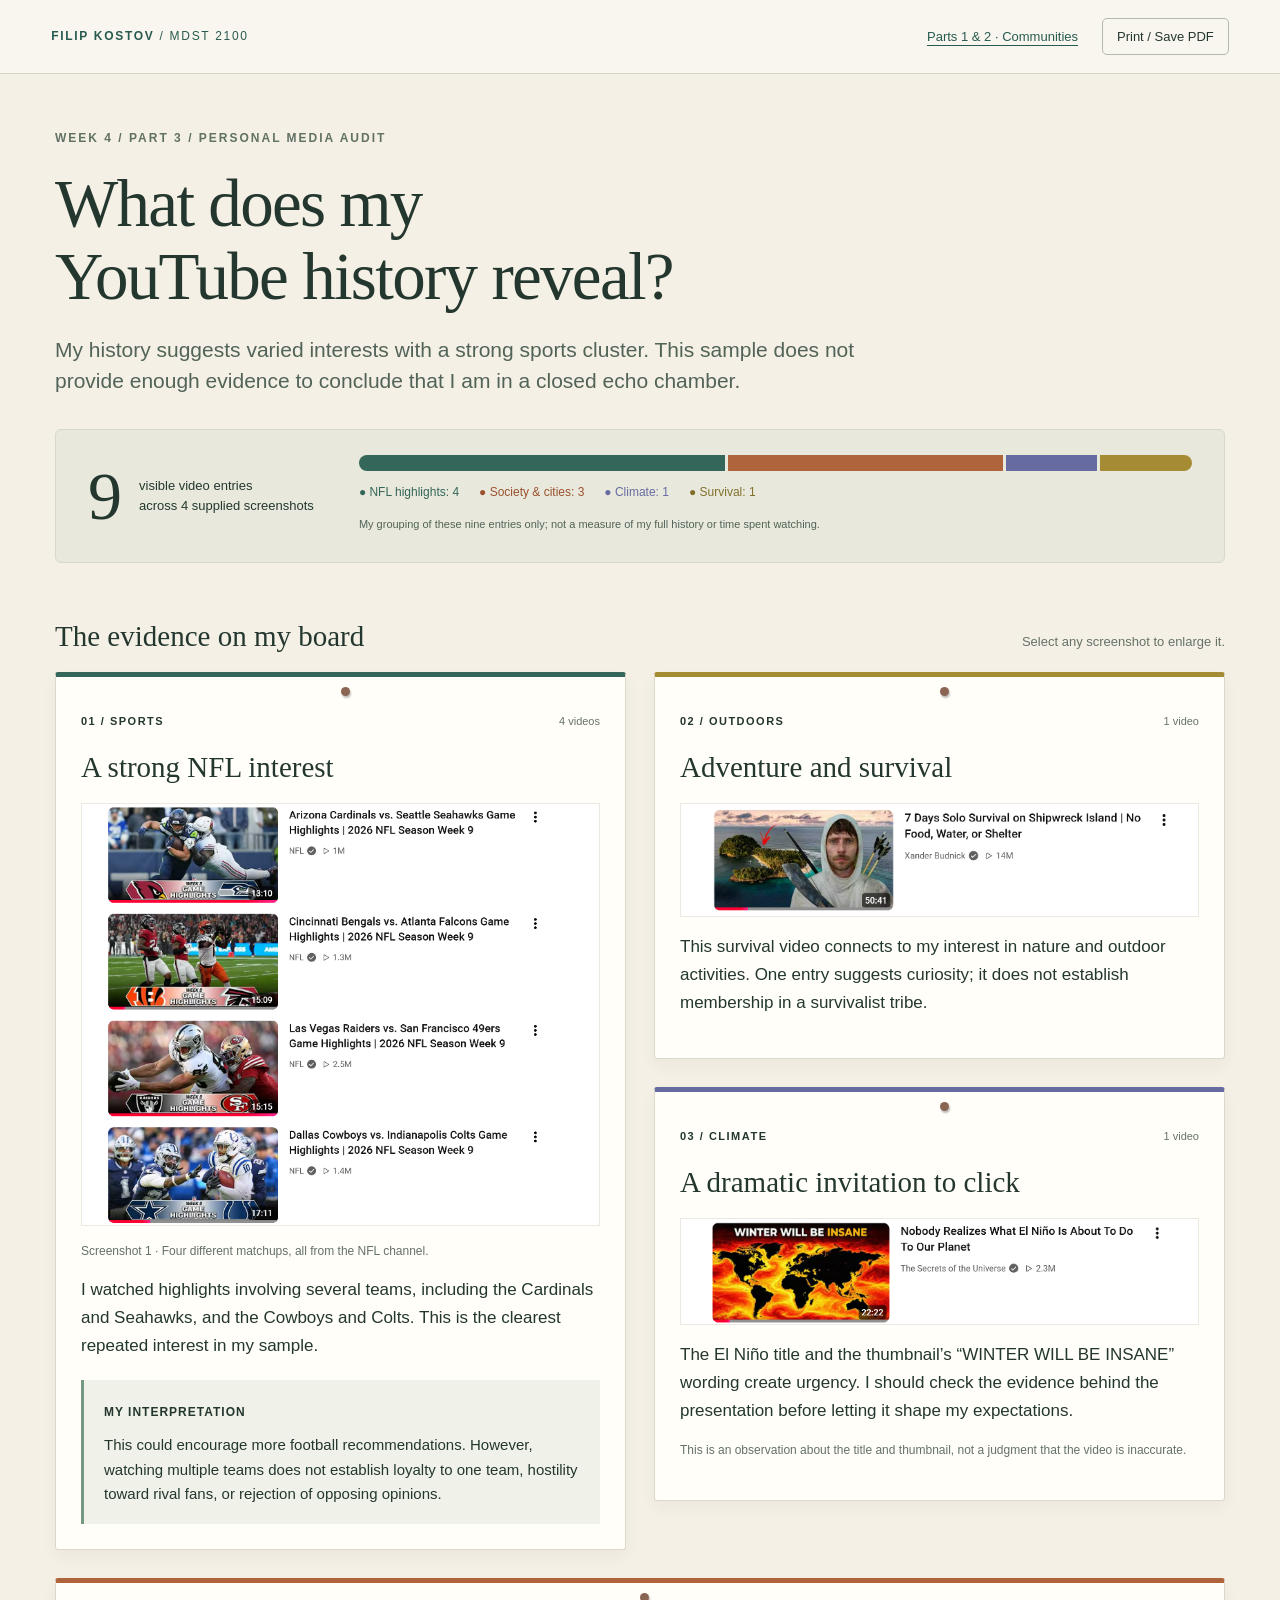
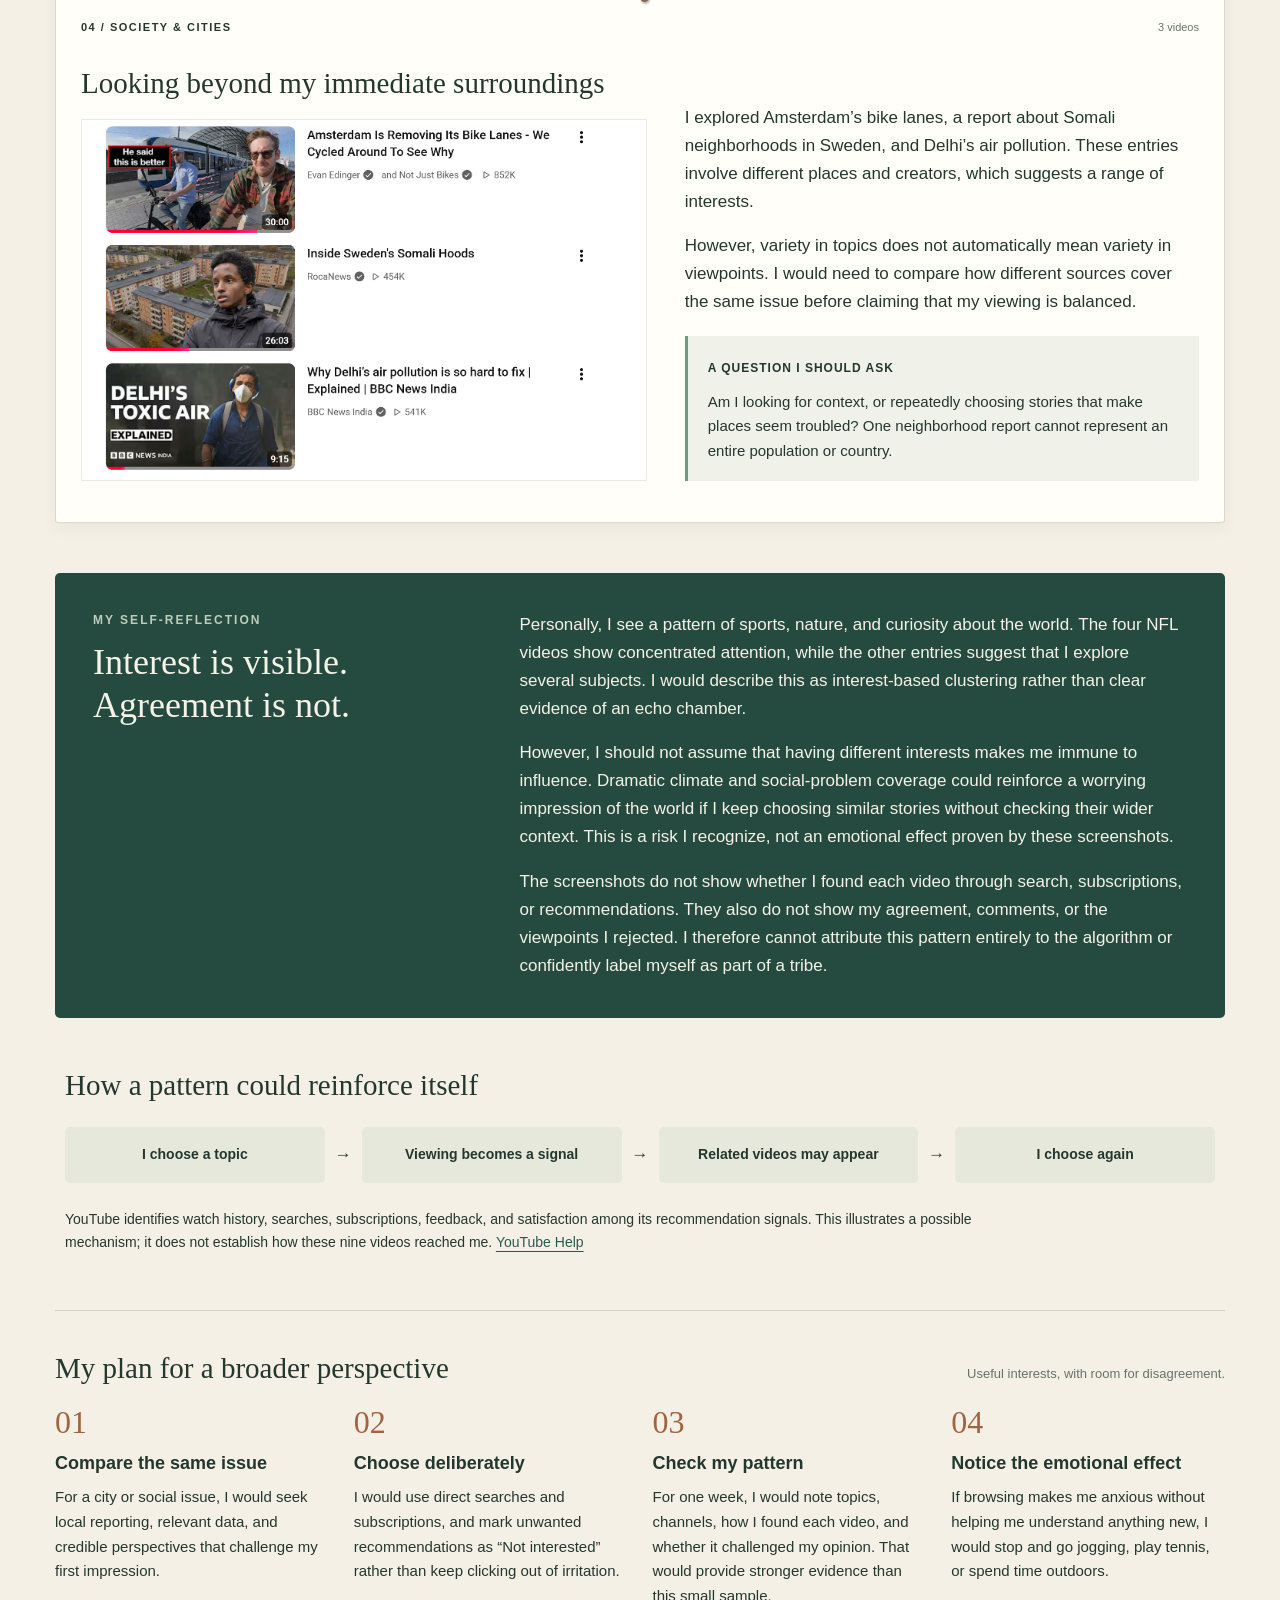
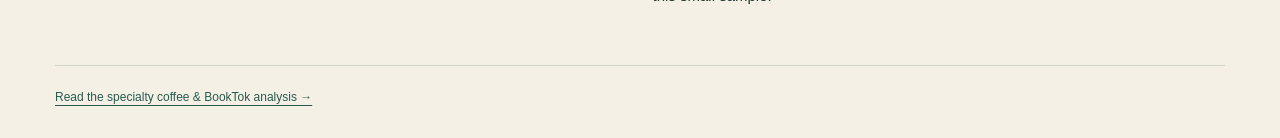
<file: index.html>
<!doctype html>
<html lang="en"><head><meta charset="utf-8"><meta name="viewport" content="width=device-width,initial-scale=1"><title>My YouTube History — Filip Kostov</title><link rel="stylesheet" href="style.css"></head>
<body><header class="top"><a class="brand" href="index.html">FILIP KOSTOV <span> / MDST 2100</span></a><nav><a href="communities.html">Parts 1 & 2 · Communities</a><button onclick="window.print()">Print / Save PDF</button></nav></header>
<main><div class="eyebrow">WEEK 4 / PART 3 / PERSONAL MEDIA AUDIT</div><h1>What does my<br>YouTube history reveal?</h1><p class="intro">My history suggests varied interests with a strong sports cluster. This sample does not provide enough evidence to conclude that I am in a closed echo chamber.</p>
<section class="overview" aria-label="Sample overview"><div class="sample"><strong>9</strong><span>visible video entries<br>across 4 supplied screenshots</span></div><div class="mix"><div class="bar" role="img" aria-label="Four NFL highlights, three society and cities videos, one climate video and one survival video"><i style="flex:4;background:#346659"></i><i style="flex:3;background:#b0643c"></i><i style="flex:1;background:#666ba2"></i><i style="flex:1;background:#a68b35"></i></div><div class="legend"><span>● NFL highlights: 4</span><span>● Society & cities: 3</span><span>● Climate: 1</span><span>● Survival: 1</span></div><small>My grouping of these nine entries only; not a measure of my full history or time spent watching.</small></div></section>
<div class="section-heading"><h2>The evidence on my board</h2><p>Select any screenshot to enlarge it.</p></div>
<section class="board">
<article class="card sport"><div class="card-top"><span class="tag">01 / SPORTS</span><span class="count">4 videos</span></div><h2>A strong NFL interest</h2><a href="assets/nfl-history.png" class="image-link" target="_blank" rel="noopener"><img src="assets/nfl-history.png" alt="Four NFL channel highlights: Cardinals–Seahawks, Bengals–Falcons, Raiders–49ers, and Cowboys–Colts, labelled 2026 Week 9."></a><p class="caption">Screenshot 1 · Four different matchups, all from the NFL channel.</p><p>I watched highlights involving several teams, including the Cardinals and Seahawks, and the Cowboys and Colts. This is the clearest repeated interest in my sample.</p><div class="note"><b>My interpretation</b><p>This could encourage more football recommendations. However, watching multiple teams does not establish loyalty to one team, hostility toward rival fans, or rejection of opposing opinions.</p></div></article>
<div class="stack"><article class="card outdoors"><div class="card-top"><span class="tag">02 / OUTDOORS</span><span class="count">1 video</span></div><h2>Adventure and survival</h2><a href="assets/survival-history.png" class="image-link" target="_blank" rel="noopener"><img src="assets/survival-history.png" alt="Xander Budnick: 7 Days Solo Survival on Shipwreck Island | No Food, Water, or Shelter."></a><p>This survival video connects to my interest in nature and outdoor activities. One entry suggests curiosity; it does not establish membership in a survivalist tribe.</p></article>
<article class="card climate"><div class="card-top"><span class="tag">03 / CLIMATE</span><span class="count">1 video</span></div><h2>A dramatic invitation to click</h2><a href="assets/climate-history.png" class="image-link" target="_blank" rel="noopener"><img src="assets/climate-history.png" alt="The Secrets of the Universe: Nobody Realizes What El Niño Is About To Do To Our Planet; thumbnail says WINTER WILL BE INSANE."></a><p>The El Niño title and the thumbnail’s “WINTER WILL BE INSANE” wording create urgency. I should check the evidence behind the presentation before letting it shape my expectations.</p><p class="caption">This is an observation about the title and thumbnail, not a judgment that the video is inaccurate.</p></article></div>
<article class="card world"><div class="card-top"><span class="tag">04 / SOCIETY & CITIES</span><span class="count">3 videos</span></div><div class="split"><div><h2>Looking beyond my immediate surroundings</h2><a href="assets/world-history.png" class="image-link" target="_blank" rel="noopener"><img src="assets/world-history.png" alt="History entries about Amsterdam bike lanes by Evan Edinger and Not Just Bikes, Sweden’s Somali neighborhoods by RocaNews, and Delhi air pollution by BBC News India."></a></div><div class="world-copy"><p>I explored Amsterdam’s bike lanes, a report about Somali neighborhoods in Sweden, and Delhi’s air pollution. These entries involve different places and creators, which suggests a range of interests.</p><p>However, variety in topics does not automatically mean variety in viewpoints. I would need to compare how different sources cover the same issue before claiming that my viewing is balanced.</p><div class="note"><b>A question I should ask</b><p>Am I looking for context, or repeatedly choosing stories that make places seem troubled? One neighborhood report cannot represent an entire population or country.</p></div></div></div></article>
</section>
<section class="reflection"><div><div class="eyebrow">MY SELF-REFLECTION</div><h2>Interest is visible.<br>Agreement is not.</h2></div><div><p>Personally, I see a pattern of sports, nature, and curiosity about the world. The four NFL videos show concentrated attention, while the other entries suggest that I explore several subjects. I would describe this as interest-based clustering rather than clear evidence of an echo chamber.</p><p>However, I should not assume that having different interests makes me immune to influence. Dramatic climate and social-problem coverage could reinforce a worrying impression of the world if I keep choosing similar stories without checking their wider context. This is a risk I recognize, not an emotional effect proven by these screenshots.</p><p>The screenshots do not show whether I found each video through search, subscriptions, or recommendations. They also do not show my agreement, comments, or the viewpoints I rejected. I therefore cannot attribute this pattern entirely to the algorithm or confidently label myself as part of a tribe.</p></div></section>
<section class="loop"><h2>How a pattern could reinforce itself</h2><div class="steps"><span>I choose a topic</span><b>→</b><span>Viewing becomes a signal</span><b>→</b><span>Related videos may appear</span><b>→</b><span>I choose again</span></div><p>YouTube identifies watch history, searches, subscriptions, feedback, and satisfaction among its recommendation signals. This illustrates a possible mechanism; it does not establish how these nine videos reached me. <a href="https://support.google.com/youtube/answer/16089387?hl=en" target="_blank" rel="noopener">YouTube Help</a></p></section>
<section class="plan"><div class="section-heading"><h2>My plan for a broader perspective</h2><p>Useful interests, with room for disagreement.</p></div><div class="plan-grid"><article><span>01</span><h3>Compare the same issue</h3><p>For a city or social issue, I would seek local reporting, relevant data, and credible perspectives that challenge my first impression.</p></article><article><span>02</span><h3>Choose deliberately</h3><p>I would use direct searches and subscriptions, and mark unwanted recommendations as “Not interested” rather than keep clicking out of irritation.</p></article><article><span>03</span><h3>Check my pattern</h3><p>For one week, I would note topics, channels, how I found each video, and whether it challenged my opinion. That would provide stronger evidence than this small sample.</p></article><article><span>04</span><h3>Notice the emotional effect</h3><p>If browsing makes me anxious without helping me understand anything new, I would stop and go jogging, play tennis, or spend time outdoors.</p></article></div></section>
<footer><a href="communities.html">Read the specialty coffee & BookTok analysis →</a></footer></main></body></html>
</file>
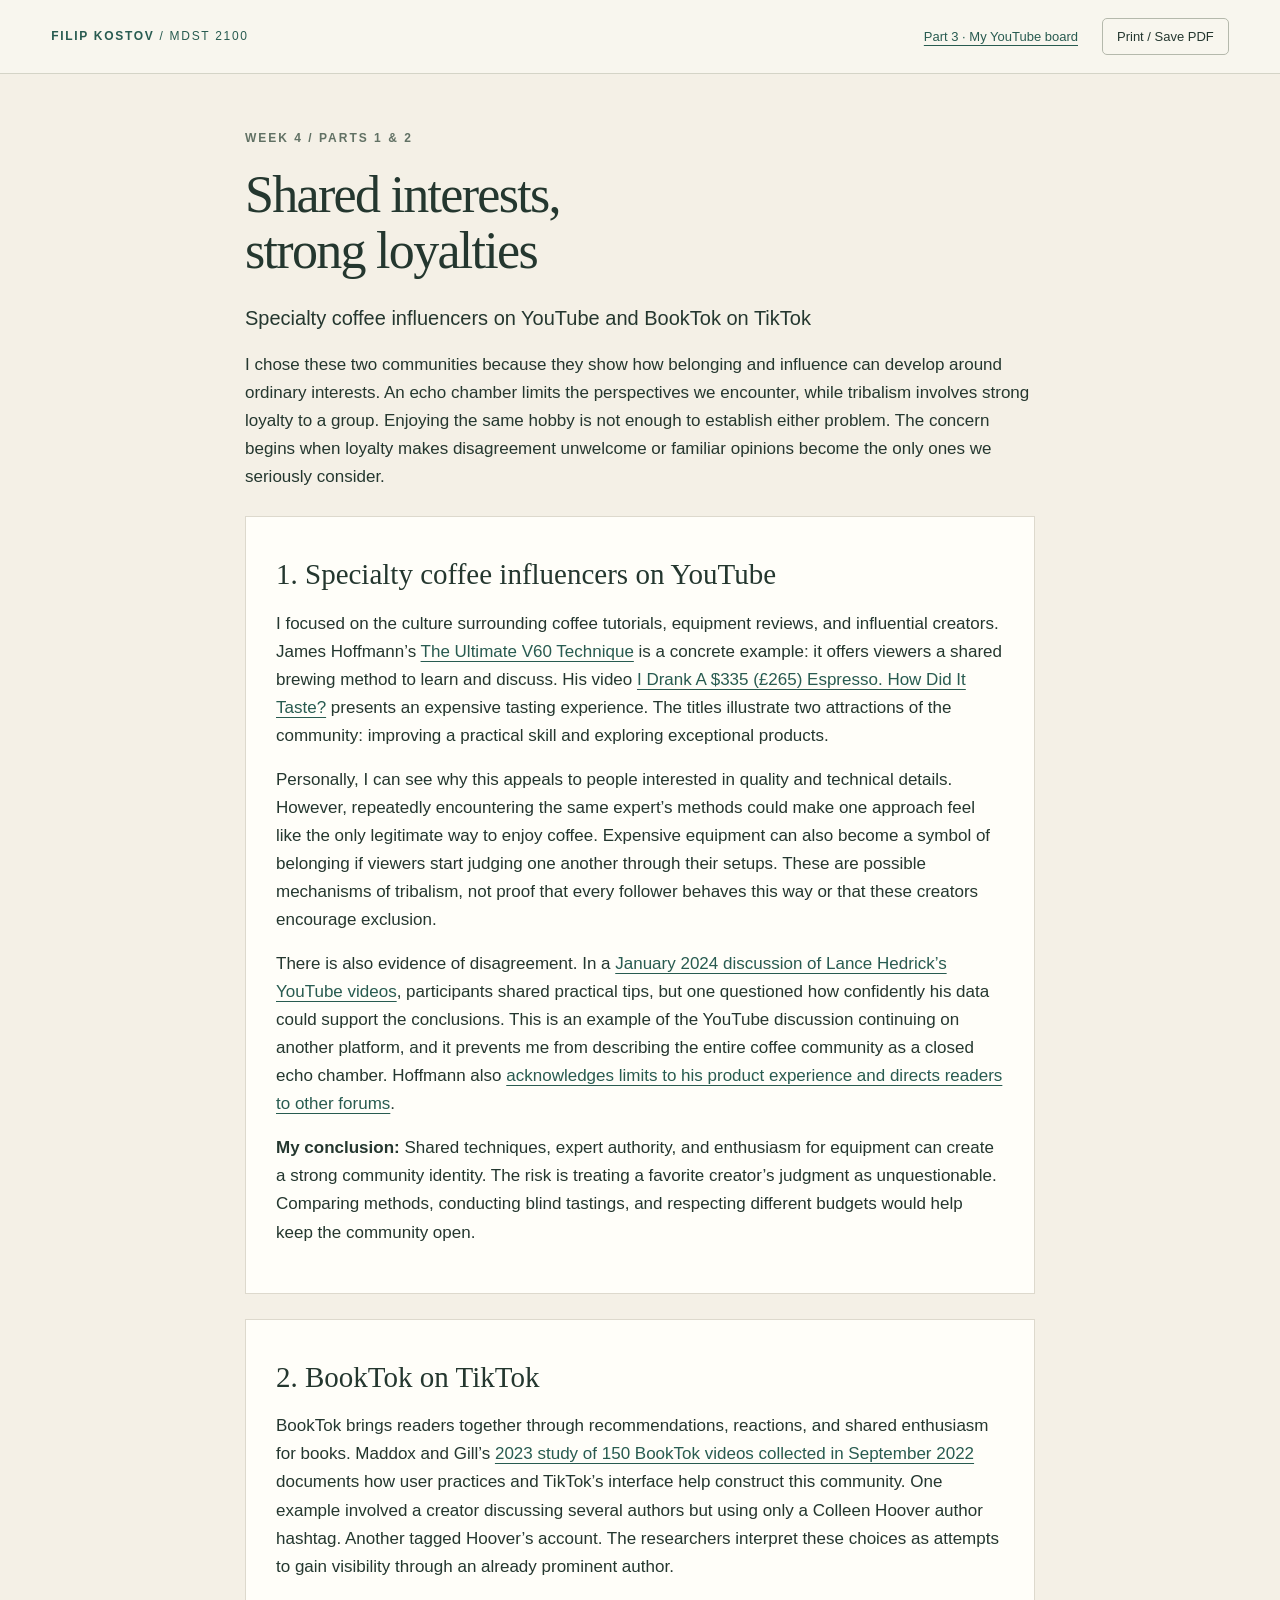
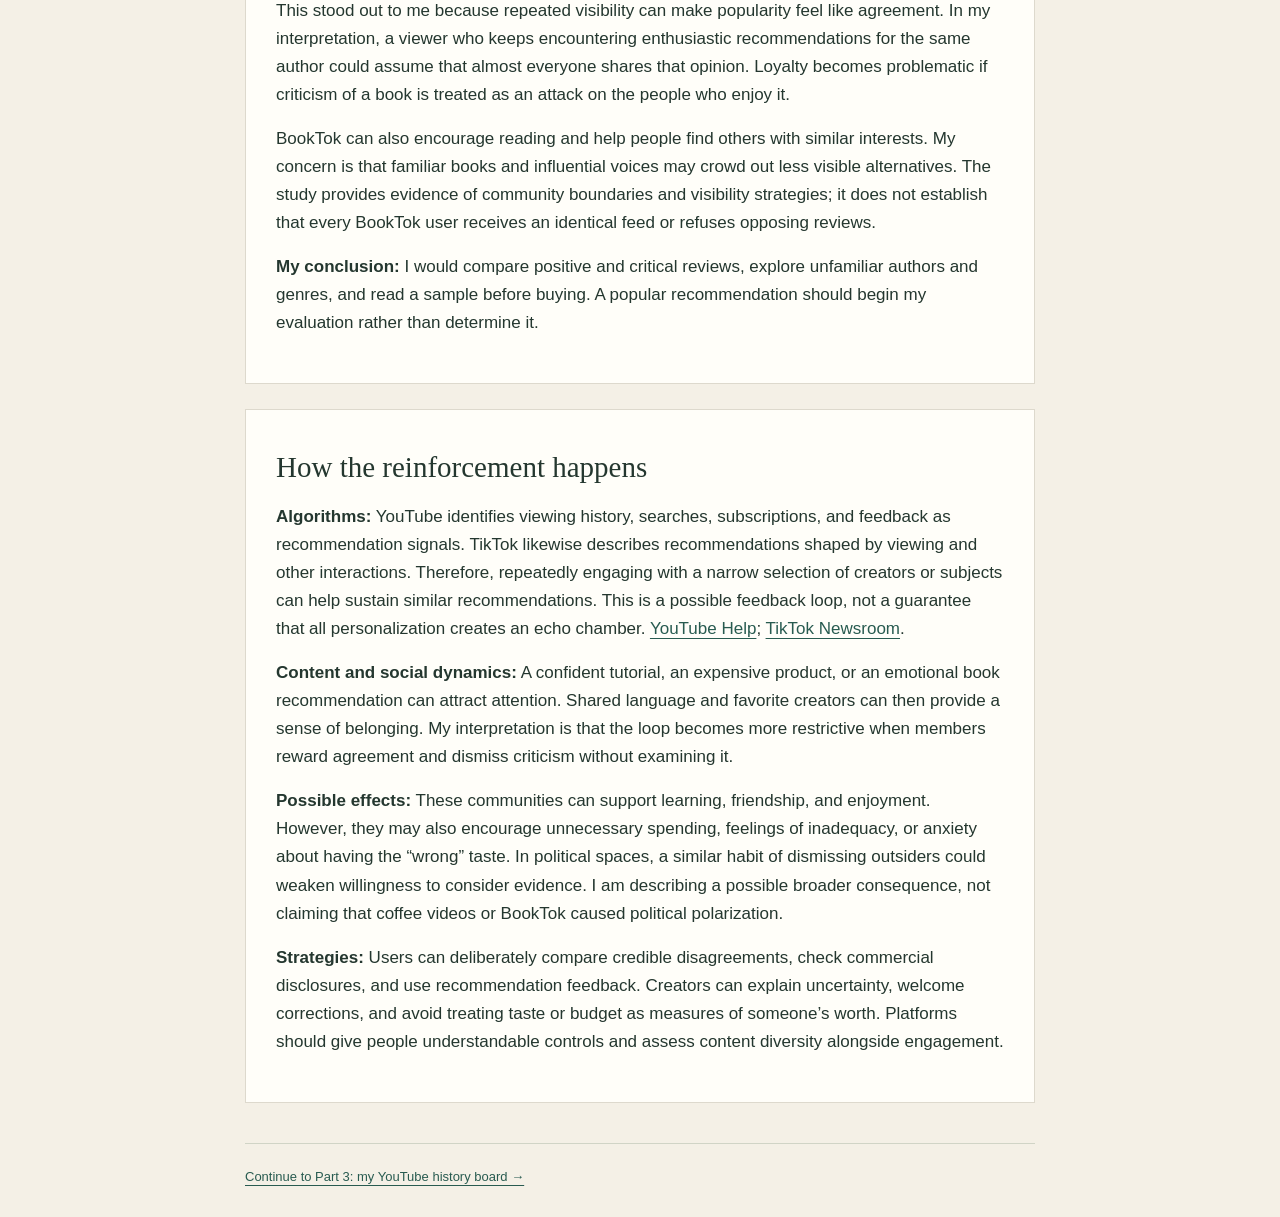
<file: communities.html>
<!doctype html>
<html lang="en"><head><meta charset="utf-8"><meta name="viewport" content="width=device-width,initial-scale=1"><title>Specialty Coffee & BookTok — Week 4</title><link rel="stylesheet" href="style.css"></head><body><header class="top"><a class="brand" href="index.html">FILIP KOSTOV <span> / MDST 2100</span></a><nav><a href="index.html">Part 3 · My YouTube board</a><button onclick="window.print()">Print / Save PDF</button></nav></header><main class="essay"><div class="eyebrow">WEEK 4 / PARTS 1 & 2</div><h1>Shared interests,<br>strong loyalties</h1><p class="lead">Specialty coffee influencers on YouTube and BookTok on TikTok</p><p>I chose these two communities because they show how belonging and influence can develop around ordinary interests. An echo chamber limits the perspectives we encounter, while tribalism involves strong loyalty to a group. Enjoying the same hobby is not enough to establish either problem. The concern begins when loyalty makes disagreement unwelcome or familiar opinions become the only ones we seriously consider.</p>
<section><h2>1. Specialty coffee influencers on YouTube</h2><p>I focused on the culture surrounding coffee tutorials, equipment reviews, and influential creators. James Hoffmann’s <a href="https://www.youtube.com/watch?v=AI4ynXzkSQo">The Ultimate V60 Technique</a> is a concrete example: it offers viewers a shared brewing method to learn and discuss. His video <a href="https://www.youtube.com/watch?v=c3McVYygGOY">I Drank A $335 (£265) Espresso. How Did It Taste?</a> presents an expensive tasting experience. The titles illustrate two attractions of the community: improving a practical skill and exploring exceptional products.</p><p>Personally, I can see why this appeals to people interested in quality and technical details. However, repeatedly encountering the same expert’s methods could make one approach feel like the only legitimate way to enjoy coffee. Expensive equipment can also become a symbol of belonging if viewers start judging one another through their setups. These are possible mechanisms of tribalism, not proof that every follower behaves this way or that these creators encourage exclusion.</p><p>There is also evidence of disagreement. In a <a href="https://coffeetime.freeflarum.com/d/2378-wdt-and-tamping/">January 2024 discussion of Lance Hedrick’s YouTube videos</a>, participants shared practical tips, but one questioned how confidently his data could support the conclusions. This is an example of the YouTube discussion continuing on another platform, and it prevents me from describing the entire coffee community as a closed echo chamber. Hoffmann also <a href="https://www.jameshoffmann.co.uk/recommendationscoffee-questions">acknowledges limits to his product experience and directs readers to other forums</a>.</p><p><b>My conclusion:</b> Shared techniques, expert authority, and enthusiasm for equipment can create a strong community identity. The risk is treating a favorite creator’s judgment as unquestionable. Comparing methods, conducting blind tastings, and respecting different budgets would help keep the community open.</p></section>
<section><h2>2. BookTok on TikTok</h2><p>BookTok brings readers together through recommendations, reactions, and shared enthusiasm for books. Maddox and Gill’s <a href="https://journals.sagepub.com/doi/10.1177/20563051231213565">2023 study of 150 BookTok videos collected in September 2022</a> documents how user practices and TikTok’s interface help construct this community. One example involved a creator discussing several authors but using only a Colleen Hoover author hashtag. Another tagged Hoover’s account. The researchers interpret these choices as attempts to gain visibility through an already prominent author.</p><p>This stood out to me because repeated visibility can make popularity feel like agreement. In my interpretation, a viewer who keeps encountering enthusiastic recommendations for the same author could assume that almost everyone shares that opinion. Loyalty becomes problematic if criticism of a book is treated as an attack on the people who enjoy it.</p><p>BookTok can also encourage reading and help people find others with similar interests. My concern is that familiar books and influential voices may crowd out less visible alternatives. The study provides evidence of community boundaries and visibility strategies; it does not establish that every BookTok user receives an identical feed or refuses opposing reviews.</p><p><b>My conclusion:</b> I would compare positive and critical reviews, explore unfamiliar authors and genres, and read a sample before buying. A popular recommendation should begin my evaluation rather than determine it.</p></section>
<section><h2>How the reinforcement happens</h2><p><b>Algorithms:</b> YouTube identifies viewing history, searches, subscriptions, and feedback as recommendation signals. TikTok likewise describes recommendations shaped by viewing and other interactions. Therefore, repeatedly engaging with a narrow selection of creators or subjects can help sustain similar recommendations. This is a possible feedback loop, not a guarantee that all personalization creates an echo chamber. <a href="https://support.google.com/youtube/answer/16089387?hl=en">YouTube Help</a>; <a href="https://newsroom.tiktok.com/learn-why-a-video-is-recommended-for-you?lang=en">TikTok Newsroom</a>.</p><p><b>Content and social dynamics:</b> A confident tutorial, an expensive product, or an emotional book recommendation can attract attention. Shared language and favorite creators can then provide a sense of belonging. My interpretation is that the loop becomes more restrictive when members reward agreement and dismiss criticism without examining it.</p><p><b>Possible effects:</b> These communities can support learning, friendship, and enjoyment. However, they may also encourage unnecessary spending, feelings of inadequacy, or anxiety about having the “wrong” taste. In political spaces, a similar habit of dismissing outsiders could weaken willingness to consider evidence. I am describing a possible broader consequence, not claiming that coffee videos or BookTok caused political polarization.</p><p><b>Strategies:</b> Users can deliberately compare credible disagreements, check commercial disclosures, and use recommendation feedback. Creators can explain uncertainty, welcome corrections, and avoid treating taste or budget as measures of someone’s worth. Platforms should give people understandable controls and assess content diversity alongside engagement.</p></section>
<footer><a href="index.html">Continue to Part 3: my YouTube history board →</a></footer></main></body></html>
</file>
<file: style.css>
*{box-sizing:border-box}html{scroll-behavior:smooth}body{margin:0;background:#f4f0e6;color:#24372f;font:17px/1.65 Arial,sans-serif}a{color:#285b50;text-underline-offset:4px}a:hover{color:#a34e2a}button{font:inherit;border:1px solid #b5b9ac;background:transparent;padding:7px 14px;border-radius:5px;cursor:pointer;color:inherit}.top{display:flex;align-items:center;justify-content:space-between;gap:20px;padding:18px 4%;border-bottom:1px solid #d4d4c7;background:#f8f6ee}.brand{font-size:12px;font-weight:800;letter-spacing:1.7px;text-decoration:none}.brand span{font-weight:400}nav{display:flex;gap:24px;align-items:center;font-size:13px}main{max-width:1230px;margin:0 auto;padding:55px 30px 30px}.eyebrow{font-size:12px;letter-spacing:2px;font-weight:800;color:#617164}h1{font:normal clamp(36px,5.3vw,67px)/1.08 Georgia,serif;letter-spacing:-1.7px;margin:18px 0 22px}h2{font:normal 29px/1.2 Georgia,serif;margin:10px 0 18px}h3{font-size:18px;line-height:1.3;margin:10px 0}p{margin:0 0 16px}.intro{font-size:21px;max-width:820px;line-height:1.5;color:#526358}.overview{display:flex;gap:45px;align-items:center;background:#e8e9dc;border:1px solid #d8d9ca;padding:25px 32px;margin:32px 0 46px;border-radius:6px}.sample{display:flex;gap:17px;align-items:center;flex-shrink:0}.sample strong{font:normal 68px/1 Georgia,serif}.sample span{font-size:13px;line-height:1.5}.mix{flex:1}.bar{display:flex;height:16px;border-radius:15px;overflow:hidden;gap:3px}.legend{display:flex;flex-wrap:wrap;gap:6px 20px;font-size:12px;margin:12px 0 6px}.legend span:nth-child(1){color:#346659}.legend span:nth-child(2){color:#9b512e}.legend span:nth-child(3){color:#666ba2}.legend span:nth-child(4){color:#80702b}small{font-size:11px;color:#526358}.section-heading{display:flex;justify-content:space-between;align-items:baseline;gap:20px}.section-heading p{font-size:13px;color:#667269}.board{display:grid;grid-template-columns:1fr 1fr;gap:28px}.card{position:relative;background:#fffef9;border:1px solid #dcd8cc;border-top:5px solid #346659;border-radius:3px;box-shadow:0 7px 16px #30392d0b;padding:25px}.card:before{content:'';position:absolute;width:9px;height:9px;border-radius:50%;background:#8b6553;box-shadow:1px 2px 2px #0004;top:10px;left:50%}.card-top{display:flex;justify-content:space-between;gap:12px;margin:10px 0 20px}.tag{font-size:11px;font-weight:bold;letter-spacing:1.5px}.count{font-size:11px;color:#677365}.image-link{display:block;background:white;border:1px solid #ebe9e2;margin:16px 0;line-height:0}.image-link img{width:100%;height:auto;display:block}.caption{font-size:12px;line-height:1.5;color:#647168}.note{background:#f0f2e9;padding:17px 20px;margin-top:20px;border-left:3px solid #759980}.note b{font-size:12px;text-transform:uppercase;letter-spacing:1px}.note p{margin:8px 0 0;font-size:15px}.stack{display:flex;flex-direction:column;gap:28px}.outdoors{border-top-color:#a68b35}.climate{border-top-color:#666ba2}.world{grid-column:1/-1;border-top-color:#b0643c}.split{display:grid;grid-template-columns:1.1fr 1fr;gap:38px}.world-copy{padding-top:48px}.reflection{display:grid;grid-template-columns:.8fr 1.4fr;gap:45px;margin:50px 0;padding:38px;background:#254b40;color:#f5f2e7;border-radius:5px}.reflection .eyebrow{color:#becdba}.reflection h2{font-size:36px}.reflection p{font-size:17px}.reflection p:last-child{margin-bottom:0}.loop{padding:0 10px 20px}.steps{display:flex;align-items:center;gap:10px;margin:25px 0}.steps span{flex:1;padding:16px;background:#e7e8dc;border-radius:5px;text-align:center;font-size:14px;font-weight:bold}.loop p{font-size:14px;max-width:960px}.plan{border-top:1px solid #d0d4c6;padding-top:30px;margin-top:20px}.plan-grid{display:grid;grid-template-columns:repeat(4,1fr);gap:25px}.plan-grid article>span{font:normal 32px Georgia,serif;color:#a06440}.plan-grid p{font-size:15px}footer{margin-top:40px;padding-top:22px;border-top:1px solid #d0d4c6;font-size:12px;color:#657266}footer p{max-width:900px}.essay{max-width:850px}.essay .lead{font-size:20px}.essay section{background:#fffef9;border:1px solid #ddd9cd;padding:30px;margin:25px 0}.essay h2{font-size:29px}.essay li{margin:12px 0}.essay .caution{padding:18px;background:#e8ecdf}.essay .source{font-size:13px}.essay h1{font-size:52px}.essay footer{font-size:13px}@media(max-width:760px){.top{align-items:flex-start;flex-direction:column;gap:12px}nav{gap:18px}main{padding:32px 18px}.intro{font-size:18px}.overview{flex-direction:column;align-items:stretch;gap:22px;padding:22px}.board,.split,.reflection{grid-template-columns:1fr}.world-copy{padding-top:0}.section-heading{display:block}.card{padding:20px}.reflection{padding:25px;gap:10px}.plan-grid{grid-template-columns:1fr 1fr}.steps{flex-direction:column;align-items:stretch}.steps b{text-align:center;transform:rotate(90deg)}.essay section{padding:22px}.essay h1{font-size:38px}}@media print{body{background:white;font-size:11pt}.top{display:none}main{padding:0;max-width:none}h1{font-size:35pt}.board{display:block}.card{break-inside:avoid;margin:15px 0;box-shadow:none}.image-link img{max-height:145mm;width:auto;max-width:100%;margin:auto}.stack{display:block}.overview,.reflection,.loop,.plan-grid article{break-inside:avoid}.reflection{background:#eee;color:#222}.reflection .eyebrow{color:#333}.plan-grid{grid-template-columns:1fr 1fr}footer{font-size:9pt}a{color:inherit}.essay section{break-inside:avoid}}
</file>
